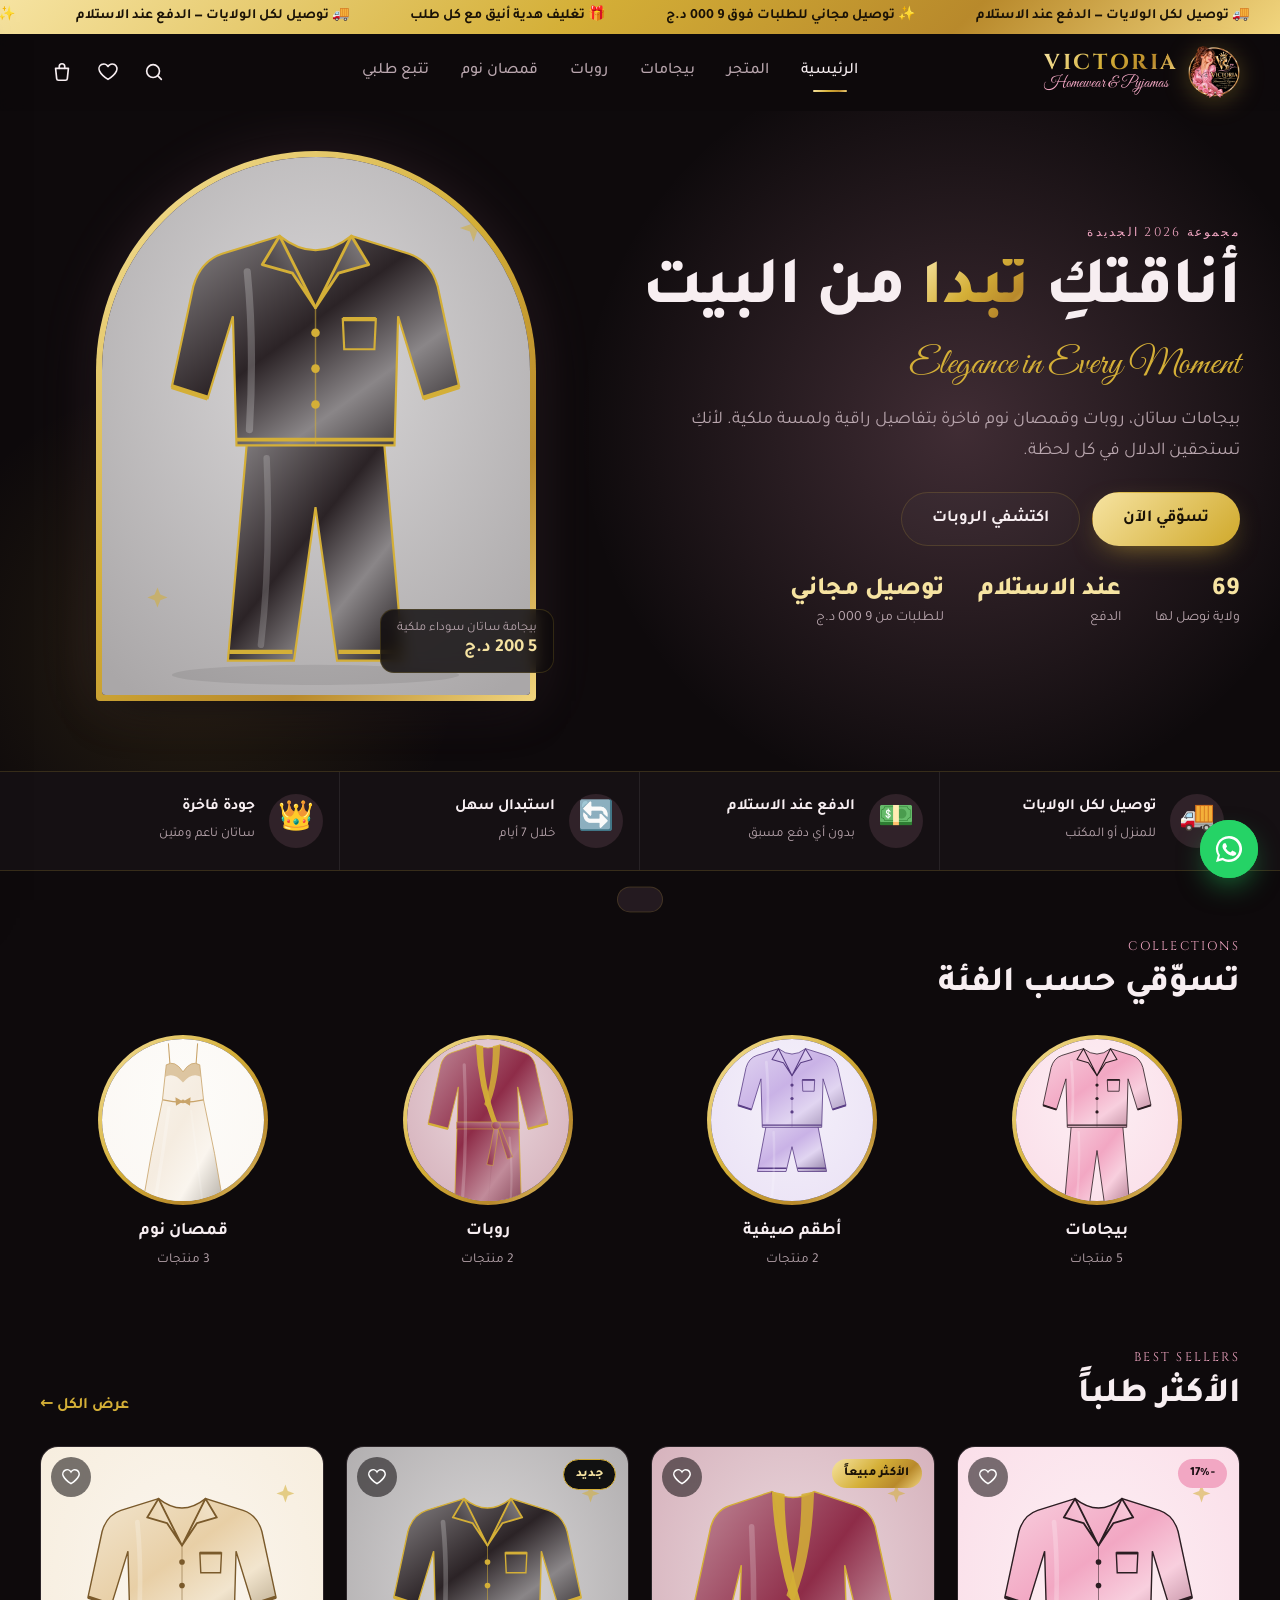
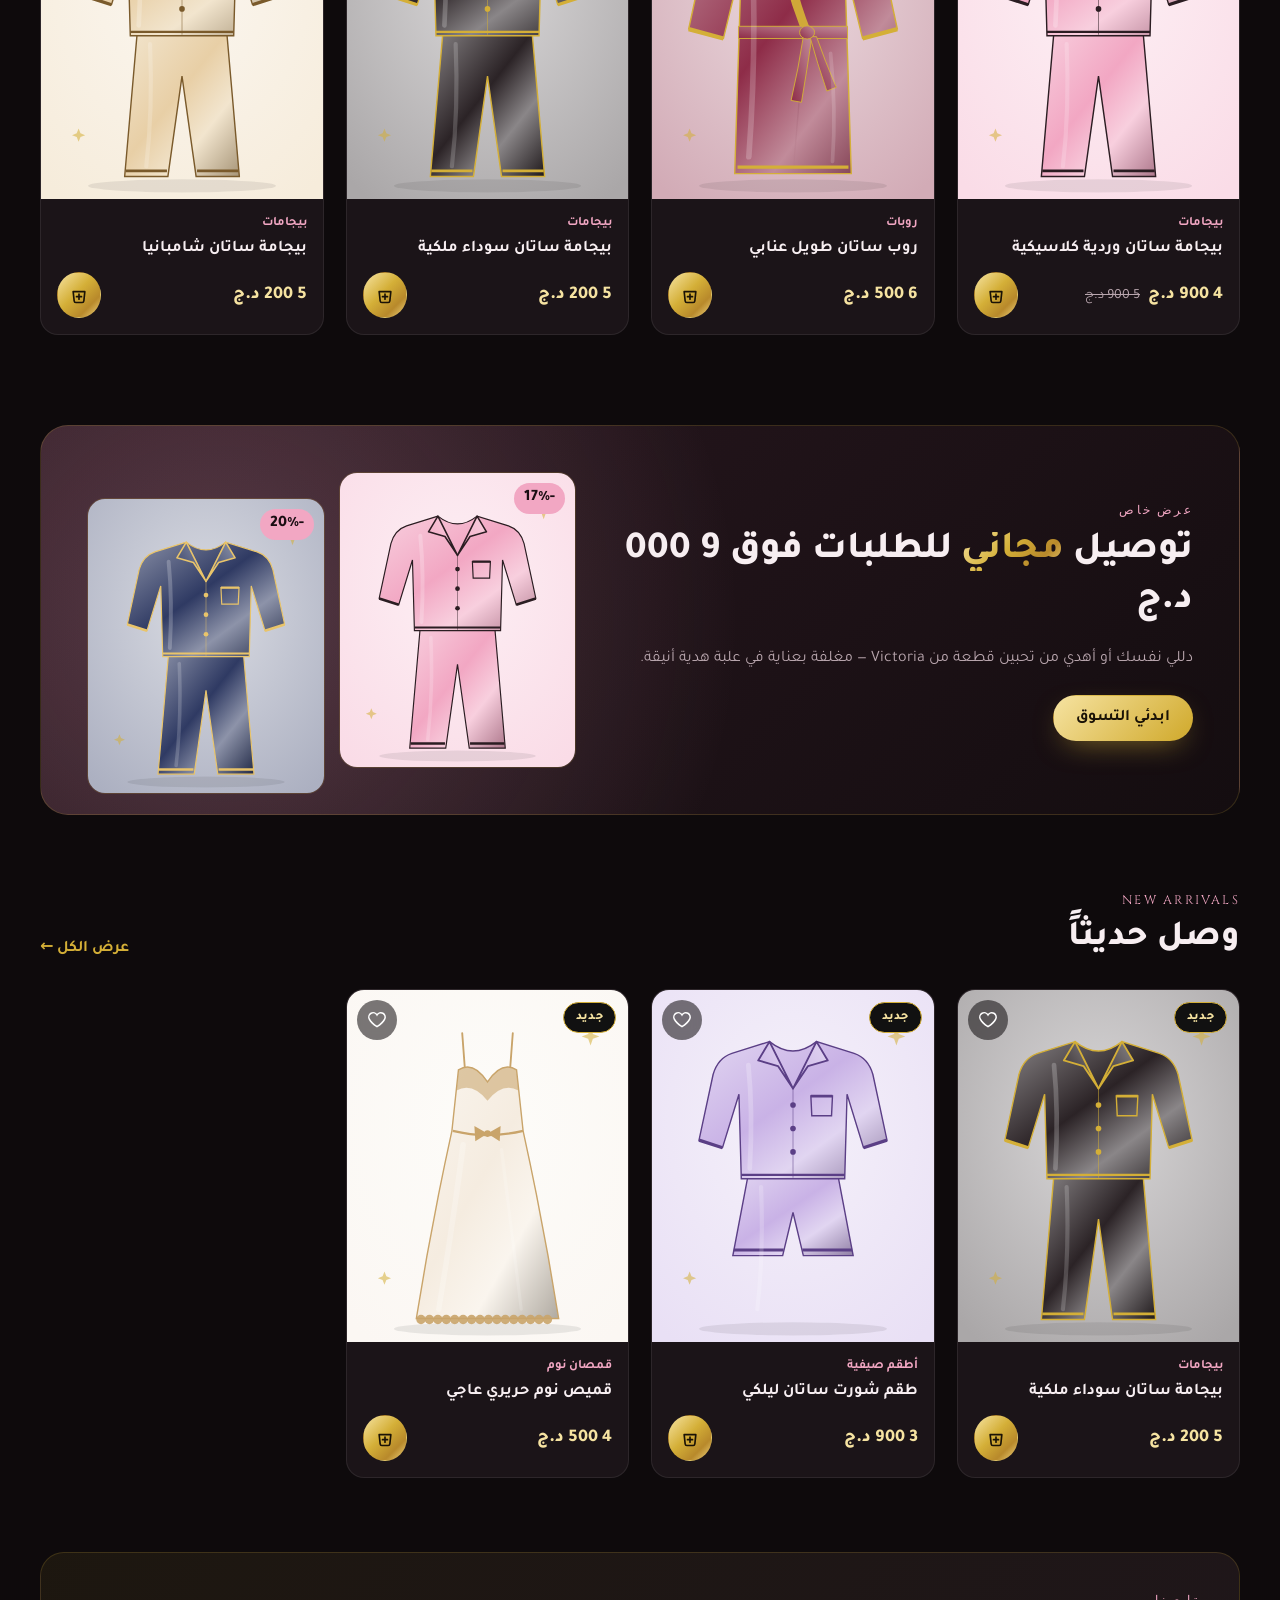
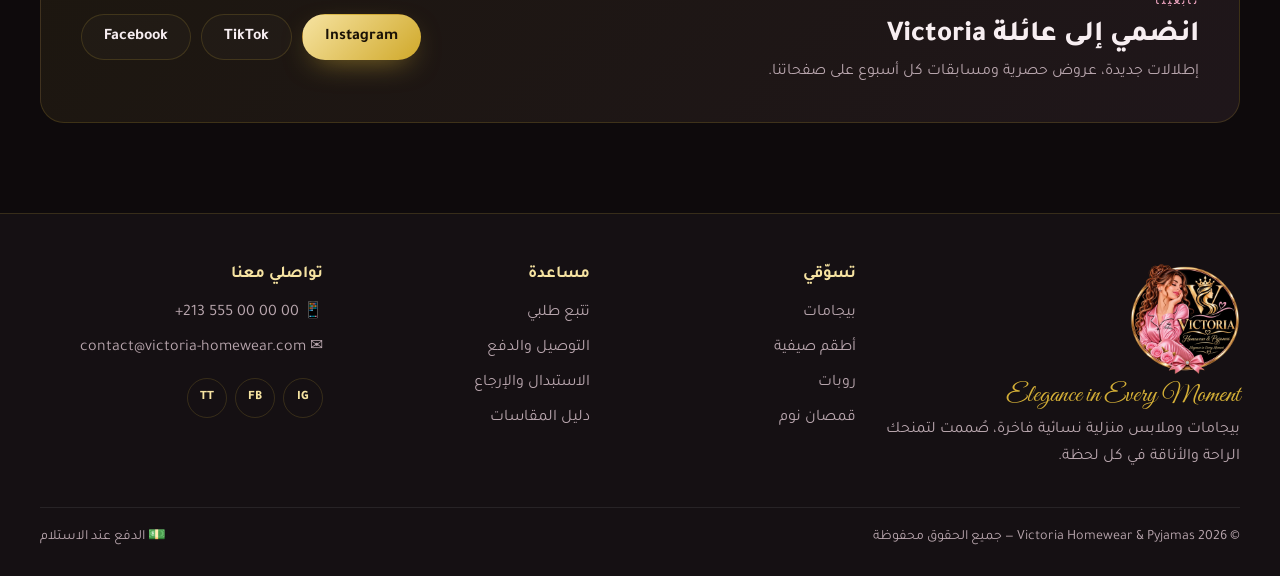
<file: index.html>
<!doctype html>
<html lang="ar" dir="rtl">
<head>
  <meta charset="utf-8" />
  <meta name="viewport" content="width=device-width, initial-scale=1, viewport-fit=cover" />
  <title>Victoria — Homewear & Pyjamas | بيجامات وملابس منزلية فاخرة</title>
  <meta name="description" content="متجر Victoria للبيجامات والملابس المنزلية النسائية الفاخرة: بيجامات ساتان، روبات، قمصان نوم. توصيل لكل الولايات والدفع عند الاستلام." />
  <meta name="theme-color" content="#0e0a0c" />
  <meta property="og:title" content="Victoria — Homewear & Pyjamas" />
  <meta property="og:description" content="Elegance in Every Moment — بيجامات وملابس منزلية فاخرة" />
  <meta property="og:image" content="assets/img/og.jpg" />
  <meta property="og:type" content="website" />
  <link rel="icon" type="image/png" href="assets/img/favicon.png" />
  <link rel="apple-touch-icon" href="assets/img/apple-touch-icon.png" />
  <link rel="manifest" href="manifest.webmanifest" />
  <link rel="preconnect" href="https://fonts.googleapis.com" />
  <link rel="preconnect" href="https://fonts.gstatic.com" crossorigin />
  <link href="https://fonts.googleapis.com/css2?family=Cinzel:wght@500;700&family=Great+Vibes&family=Tajawal:wght@300;400;500;700;800&display=swap" rel="stylesheet" />
  <link rel="stylesheet" href="assets/css/style.css" />
</head>
<body>
  <div class="announce" id="announce"></div>

  <header class="header" id="header">
    <div class="container header__inner">
      <button class="icon-btn menu-btn" id="menuBtn" aria-label="القائمة">
        <svg viewBox="0 0 24 24"><path d="M3 6h18M3 12h18M3 18h18"/></svg>
      </button>

      <a href="#/" class="brand" aria-label="Victoria — الرئيسية">
        <img src="assets/img/logo.webp" alt="" width="52" height="52" />
        <span class="brand__text">
          <span class="brand__name">VICTORIA</span>
          <span class="brand__tag">Homewear &amp; Pyjamas</span>
        </span>
      </a>

      <nav class="nav" id="nav" aria-label="التنقل الرئيسي">
        <a href="#/" data-link="home">الرئيسية</a>
        <a href="#/shop" data-link="shop">المتجر</a>
        <a href="#/shop?cat=pyjamas" data-link="pyjamas">بيجامات</a>
        <a href="#/shop?cat=robes" data-link="robes">روبات</a>
        <a href="#/shop?cat=nightgowns" data-link="nightgowns">قمصان نوم</a>
        <a href="#/track" data-link="track">تتبع طلبي</a>
      </nav>

      <div class="header__actions">
        <button class="icon-btn" id="searchBtn" aria-label="بحث">
          <svg viewBox="0 0 24 24"><circle cx="11" cy="11" r="7"/><path d="m20 20-3.5-3.5"/></svg>
        </button>
        <a class="icon-btn" href="#/wishlist" aria-label="المفضلة">
          <svg viewBox="0 0 24 24"><path d="M12 20s-7-4.4-9.2-9A5 5 0 0 1 12 6a5 5 0 0 1 9.2 5C19 15.6 12 20 12 20z"/></svg>
          <span class="count" id="wishCount" hidden>0</span>
        </a>
        <button class="icon-btn" id="cartBtn" aria-label="السلة">
          <svg viewBox="0 0 24 24"><path d="M5 8h14l-1.2 11.2a2 2 0 0 1-2 1.8H8.2a2 2 0 0 1-2-1.8z"/><path d="M9 8V6a3 3 0 0 1 6 0v2"/></svg>
          <span class="count" id="cartCount" hidden>0</span>
        </button>
      </div>
    </div>

    <form class="searchbar container" id="searchbar" role="search" hidden>
      <input type="search" id="searchInput" placeholder="ابحثي عن بيجامة، روب، لون..." aria-label="بحث في المتجر" />
      <button class="btn btn--gold btn--sm" type="submit">بحث</button>
    </form>
  </header>

  <div class="overlay" id="overlay" hidden></div>

  <main id="app" tabindex="-1"></main>

  <aside class="drawer" id="cartDrawer" aria-label="سلة التسوق" aria-hidden="true">
    <div class="drawer__head">
      <h2>سلة التسوق</h2>
      <button class="icon-btn" id="cartClose" aria-label="إغلاق">
        <svg viewBox="0 0 24 24"><path d="M6 6l12 12M18 6 6 18"/></svg>
      </button>
    </div>
    <div class="drawer__body" id="cartBody"></div>
    <div class="drawer__foot" id="cartFoot"></div>
  </aside>

  <footer class="footer">
    <div class="container footer__grid">
      <div class="footer__brand">
        <img src="assets/img/logo.webp" alt="Victoria" width="120" height="120" loading="lazy" />
        <p class="script">Elegance in Every Moment</p>
        <p>بيجامات وملابس منزلية نسائية فاخرة، صُممت لتمنحك الراحة والأناقة في كل لحظة.</p>
      </div>
      <div>
        <h3>تسوّقي</h3>
        <ul>
          <li><a href="#/shop?cat=pyjamas">بيجامات</a></li>
          <li><a href="#/shop?cat=shorts">أطقم صيفية</a></li>
          <li><a href="#/shop?cat=robes">روبات</a></li>
          <li><a href="#/shop?cat=nightgowns">قمصان نوم</a></li>
        </ul>
      </div>
      <div>
        <h3>مساعدة</h3>
        <ul>
          <li><a href="#/track">تتبع طلبي</a></li>
          <li><a href="#/page/shipping">التوصيل والدفع</a></li>
          <li><a href="#/page/returns">الاستبدال والإرجاع</a></li>
          <li><a href="#/page/sizes">دليل المقاسات</a></li>
        </ul>
      </div>
      <div>
        <h3>تواصلي معنا</h3>
        <ul id="footerContact"></ul>
        <div class="socials" id="socials"></div>
      </div>
    </div>
    <div class="footer__bottom container">
      <span>© <span id="year"></span> Victoria Homewear &amp; Pyjamas — جميع الحقوق محفوظة</span>
      <span class="pay">💵 الدفع عند الاستلام</span>
    </div>
  </footer>

  <a class="wa-float" id="waFloat" target="_blank" rel="noopener" aria-label="تواصلي عبر واتساب">
    <svg viewBox="0 0 32 32"><path fill="currentColor" d="M16 3a13 13 0 0 0-11.2 19.6L3 29l6.6-1.7A13 13 0 1 0 16 3zm0 23.6c-2 0-4-.6-5.7-1.6l-.4-.2-3.9 1 1-3.8-.3-.4A10.6 10.6 0 1 1 16 26.6zm5.8-7.9c-.3-.2-1.9-.9-2.2-1-.3-.1-.5-.2-.7.2l-1 1.2c-.2.2-.4.2-.7.1a8.7 8.7 0 0 1-4.3-3.8c-.3-.6.3-.5 1-1.7.1-.2 0-.4 0-.6l-1-2.4c-.3-.6-.5-.5-.7-.5h-.6c-.2 0-.6.1-.9.4-.3.3-1.2 1.1-1.2 2.8s1.2 3.3 1.4 3.5c.2.2 2.4 3.7 5.8 5.1 2.2.9 3 1 4.1.8.7-.1 1.9-.8 2.2-1.5.3-.8.3-1.4.2-1.5l-.6-.4z"/></svg>
  </a>

  <div class="toast" id="toast" role="status" aria-live="polite"></div>

  <script src="assets/js/config.js"></script>
  <script src="assets/js/products.js"></script>
  <script src="assets/js/app.js"></script>
</body>
</html>
</file>
<file: assets/css/style.css>
/* ==========================================================
   Victoria — Homewear & Pyjamas
   Palette from the brand logo: black · gold · satin pink
   ========================================================== */
:root {
  --bg: #0e0a0c;
  --bg-2: #151013;
  --surface: #1b1418;
  --surface-2: #241a20;
  --line: rgba(212, 175, 55, 0.18);
  --line-soft: rgba(255, 255, 255, 0.08);
  --text: #f7eef1;
  --muted: #b9a6ae;
  --gold: #d4af37;
  --gold-1: #f6e3a1;
  --gold-2: #b8892b;
  --gold-grad: linear-gradient(135deg, #f6e3a1 0%, #d4af37 45%, #b8892b 75%, #f1d57e 100%);
  --pink: #f2a7c3;
  --pink-2: #e57fa5;
  --pink-soft: rgba(242, 167, 195, 0.12);
  --danger: #ff7b8f;
  --ok: #7ad7a8;
  --radius: 18px;
  --radius-sm: 12px;
  --shadow: 0 20px 50px -20px rgba(0, 0, 0, 0.7);
  --font: "Tajawal", system-ui, -apple-system, "Segoe UI", sans-serif;
  --serif: "Cinzel", "Times New Roman", serif;
  --script: "Great Vibes", cursive;
  --header-h: 76px;
}

*, *::before, *::after { box-sizing: border-box; }
html { scroll-behavior: smooth; -webkit-text-size-adjust: 100%; }
body {
  margin: 0;
  background: var(--bg);
  color: var(--text);
  font-family: var(--font);
  font-size: 16px;
  line-height: 1.7;
  overflow-x: hidden;
  -webkit-font-smoothing: antialiased;
}
body.lock { overflow: hidden; }
img { max-width: 100%; display: block; }
a { color: inherit; text-decoration: none; }
button, input, select, textarea { font: inherit; color: inherit; }
button { cursor: pointer; background: none; border: 0; }
h1, h2, h3 { line-height: 1.3; margin: 0 0 .5em; }
:focus-visible { outline: 2px solid var(--gold); outline-offset: 3px; border-radius: 6px; }
::selection { background: var(--pink); color: #000; }

.container { width: min(1200px, 100% - 32px); margin-inline: auto; }
.narrow { width: min(760px, 100% - 32px); margin-inline: auto; padding-block: 48px; }
.center { text-align: center; justify-content: center; }
.muted { color: var(--muted); font-size: .92rem; }
.gold {
  background: var(--gold-grad);
  -webkit-background-clip: text; background-clip: text;
  color: transparent;
}
.script { font-family: var(--script); color: var(--gold); font-size: 1.6rem; line-height: 1.2; direction: ltr; }
.eyebrow {
  display: inline-block; font-family: var(--serif); letter-spacing: .18em; text-transform: uppercase;
  color: var(--pink); font-size: .78rem; margin-bottom: 6px;
}

/* ---------- buttons ---------- */
.btn {
  --h: 46px;
  display: inline-flex; align-items: center; justify-content: center; gap: 8px;
  min-height: var(--h); padding: 0 22px; border-radius: 999px;
  font-weight: 700; font-size: 1rem; white-space: nowrap;
  transition: transform .2s ease, box-shadow .2s ease, background .2s ease, color .2s;
  border: 1px solid transparent;
}
.btn:active { transform: scale(.97); }
.btn--gold { background: var(--gold-grad); color: #1a1206; box-shadow: 0 10px 30px -12px rgba(212, 175, 55, .7); background-size: 200% 200%; }
.btn--gold:hover { background-position: 100% 0; box-shadow: 0 14px 36px -10px rgba(212, 175, 55, .85); transform: translateY(-2px); }
.btn--ghost { border-color: var(--line); color: var(--text); background: rgba(255, 255, 255, .02); }
.btn--ghost:hover { border-color: var(--gold); color: var(--gold-1); }
.btn--dark { background: var(--pink-soft); color: var(--pink); border-color: rgba(242, 167, 195, .35); }
.btn--dark:hover { background: var(--pink); color: #1a0d12; }
.btn--lg { --h: 54px; padding: 0 30px; font-size: 1.05rem; }
.btn--sm { --h: 38px; padding: 0 16px; font-size: .9rem; }
.btn--block { width: 100%; }
.btn--icon {
  width: 44px; height: 44px; padding: 0; border-radius: 50%;
  background: var(--gold-grad); color: #1a1206;
}
.btn--icon svg { width: 20px; height: 20px; fill: none; stroke: currentColor; stroke-width: 2; stroke-linecap: round; stroke-linejoin: round; }
.btn--icon:hover { transform: rotate(-8deg) scale(1.08); }
.btn:disabled { opacity: .6; pointer-events: none; }
.grow { flex: 1; }
.link-more { color: var(--gold); font-weight: 700; white-space: nowrap; }
.link-more:hover { color: var(--pink); }
.link-sm { color: var(--pink); font-size: .85rem; text-decoration: underline; text-underline-offset: 3px; }

.icon-btn {
  position: relative; display: inline-grid; place-items: center;
  width: 44px; height: 44px; border-radius: 50%; color: var(--text);
  transition: background .2s, color .2s;
}
.icon-btn:hover { background: var(--pink-soft); color: var(--pink); }
.icon-btn svg { width: 22px; height: 22px; fill: none; stroke: currentColor; stroke-width: 1.8; stroke-linecap: round; stroke-linejoin: round; }
.count {
  position: absolute; top: 2px; inset-inline-end: 0;
  min-width: 19px; height: 19px; padding: 0 5px; border-radius: 99px;
  background: var(--pink); color: #1a0d12; font-size: .72rem; font-weight: 800;
  display: grid; place-items: center; line-height: 1;
}
.count[hidden] { display: none; }
.bump { animation: bump .45s ease; }
@keyframes bump { 30% { transform: scale(1.25); } 60% { transform: scale(.92); } }

/* ---------- announce ---------- */
.announce {
  background: var(--gold-grad); color: #1a1206; font-weight: 700; font-size: .88rem;
  overflow: hidden; white-space: nowrap; height: 34px; display: flex; align-items: center;
}
.announce__track { display: inline-flex; gap: 60px; padding-inline: 30px; animation: marquee 28s linear infinite; }
@keyframes marquee { from { transform: translateX(0); } to { transform: translateX(50%); } }

/* ---------- header ---------- */
.header {
  position: sticky; top: 0; z-index: 40;
  background: rgba(14, 10, 12, .78);
  backdrop-filter: blur(14px) saturate(140%); -webkit-backdrop-filter: blur(14px) saturate(140%);
  border-bottom: 1px solid transparent; transition: border-color .3s, background .3s;
}
.header.scrolled { border-color: var(--line); background: rgba(14, 10, 12, .92); }
.header__inner { height: var(--header-h); display: flex; align-items: center; gap: 18px; }
.brand { display: flex; align-items: center; gap: 10px; flex-shrink: 0; }
.brand img { width: 52px; height: 52px; filter: drop-shadow(0 4px 12px rgba(212, 175, 55, .3)); }
.brand__text { display: flex; flex-direction: column; line-height: 1.1; direction: ltr; text-align: left; }
.brand__name { font-family: var(--serif); font-weight: 700; font-size: 1.35rem; letter-spacing: .12em; }
.brand__name { background: var(--gold-grad); -webkit-background-clip: text; background-clip: text; color: transparent; }
.brand__tag { font-family: var(--script); color: var(--pink); font-size: 1rem; }
.nav { display: flex; gap: 4px; margin-inline: auto; }
.nav a {
  position: relative; padding: 8px 14px; border-radius: 99px; font-weight: 500; color: var(--muted);
  transition: color .2s, background .2s;
}
.nav a:hover, .nav a.active { color: var(--text); }
.nav a.active::after {
  content: ""; position: absolute; bottom: 2px; inset-inline: 30%; height: 2px; border-radius: 2px; background: var(--gold-grad);
}
.header__actions { display: flex; gap: 2px; margin-inline-start: auto; }
.nav + .header__actions { margin-inline-start: 0; }
.menu-btn { display: none; }
.searchbar { display: flex; gap: 8px; padding-bottom: 14px; }
.searchbar[hidden] { display: none; }
.searchbar input {
  flex: 1; height: 44px; padding: 0 18px; border-radius: 99px;
  background: var(--surface); border: 1px solid var(--line); outline: none;
}
.searchbar input:focus { border-color: var(--gold); }

/* ---------- overlay & drawer ---------- */
.overlay { position: fixed; inset: 0; z-index: 50; background: rgba(0, 0, 0, .6); backdrop-filter: blur(3px); opacity: 0; transition: opacity .3s; }
.overlay.show { opacity: 1; }
.drawer {
  position: fixed; top: 0; bottom: 0; left: 0; z-index: 60; width: min(420px, 100%);
  background: var(--bg-2); border-inline-start: 1px solid var(--line);
  display: flex; flex-direction: column;
  transform: translateX(-105%); transition: transform .35s cubic-bezier(.2, .8, .2, 1);
  box-shadow: var(--shadow);
}
.drawer.open { transform: none; }
.drawer__head { display: flex; align-items: center; justify-content: space-between; padding: 18px 20px; border-bottom: 1px solid var(--line-soft); }
.drawer__head h2 { margin: 0; font-size: 1.25rem; }
.drawer__body { flex: 1; overflow-y: auto; padding: 16px 20px; }
.drawer__foot { padding: 16px 20px 22px; border-top: 1px solid var(--line-soft); display: grid; gap: 10px; }
.drawer__foot:empty { display: none; }
.line { display: grid; grid-template-columns: 76px 1fr auto; gap: 12px; padding: 14px 0; border-bottom: 1px solid var(--line-soft); }
.line img { width: 76px; height: 95px; object-fit: cover; border-radius: 10px; }
.line__info { display: flex; flex-direction: column; gap: 2px; min-width: 0; }
.line__info strong { font-size: .95rem; }
.line__info small { color: var(--muted); }
.line__end { display: flex; flex-direction: column; align-items: flex-end; justify-content: space-between; }
.line__end strong { color: var(--gold-1); white-space: nowrap; }

/* ---------- hero ---------- */
.hero { position: relative; overflow: hidden; padding: 40px 0 70px; }
.hero__glow {
  position: absolute; inset: -20% -10% auto auto; width: 70vw; height: 70vw; max-width: 900px; max-height: 900px;
  background: radial-gradient(circle, rgba(242, 167, 195, .22), transparent 60%);
  pointer-events: none;
}
.hero::after {
  content: ""; position: absolute; inset: auto auto -30% -10%; width: 50vw; height: 50vw;
  background: radial-gradient(circle, rgba(212, 175, 55, .12), transparent 60%); pointer-events: none;
}
.hero__inner { position: relative; z-index: 1; display: grid; grid-template-columns: 1.05fr .95fr; align-items: center; gap: 40px; }
.hero h1 { font-size: clamp(2.3rem, 5.5vw, 4.2rem); font-weight: 800; margin-bottom: .1em; letter-spacing: -.01em; }
.hero__script { font-size: clamp(1.6rem, 3vw, 2.3rem); margin: 0 0 14px; text-align: right; }
.hero__lead { color: var(--muted); font-size: 1.12rem; max-width: 34em; }
.hero__cta { display: flex; flex-wrap: wrap; gap: 12px; margin: 26px 0 30px; }
.hero__stats { list-style: none; padding: 0; margin: 0; display: flex; gap: 34px; flex-wrap: wrap; }
.hero__stats li { display: flex; flex-direction: column; }
.hero__stats strong { font-size: 1.6rem; font-weight: 800; color: var(--gold-1); line-height: 1.2; }
.hero__stats span { color: var(--muted); font-size: .88rem; }
.hero__art { position: relative; display: block; justify-self: center; width: min(440px, 100%); }
.hero__arch {
  display: block; aspect-ratio: 4 / 5; border-radius: 999px 999px var(--radius) var(--radius); overflow: hidden;
  padding: 6px; background: var(--gold-grad); box-shadow: var(--shadow), 0 0 60px rgba(242, 167, 195, .12);
}
.hero__arch img { width: 100%; height: 100%; object-fit: cover; border-radius: inherit; background: var(--surface-2); transition: transform .8s ease; }
.hero__art:hover .hero__arch img { transform: scale(1.04); }
.hero__tag {
  position: absolute; inset-inline-start: -18px; bottom: 28px; display: flex; flex-direction: column; line-height: 1.35;
  padding: 10px 16px; border-radius: 14px; background: rgba(14, 10, 12, .82); border: 1px solid var(--line);
  backdrop-filter: blur(8px); -webkit-backdrop-filter: blur(8px); max-width: 70%;
}
.hero__tag small { color: var(--muted); font-size: .8rem; white-space: nowrap; overflow: hidden; text-overflow: ellipsis; }
.hero__tag strong { color: var(--gold-1); font-size: 1.15rem; }

/* ---------- perks ---------- */
.perks { border-block: 1px solid var(--line); background: var(--bg-2); }
.perks__grid { display: grid; grid-template-columns: repeat(4, 1fr); }
.perk { display: flex; align-items: center; gap: 14px; padding: 22px 16px; }
.perk + .perk { border-inline-start: 1px solid var(--line-soft); }
.perk > span { font-size: 1.8rem; width: 54px; height: 54px; display: grid; place-items: center; border-radius: 50%; background: var(--pink-soft); flex-shrink: 0; }
.perk strong { display: block; font-size: .98rem; }
.perk small { color: var(--muted); }

/* ---------- sections ---------- */
.section { padding-block: 64px 10px; }
.section__head { display: flex; align-items: end; justify-content: space-between; gap: 16px; margin-bottom: 26px; }
.section__head h2 { font-size: clamp(1.6rem, 3vw, 2.2rem); margin: 0; font-weight: 800; }

/* ---------- categories ---------- */
.cats { display: grid; grid-template-columns: repeat(4, 1fr); gap: 18px; }
.cat { display: flex; flex-direction: column; align-items: center; text-align: center; gap: 2px; }
.cat__img {
  display: block; width: min(170px, 100%); aspect-ratio: 1; border-radius: 50%; overflow: hidden;
  padding: 4px; background: var(--gold-grad); margin-bottom: 10px; transition: box-shadow .3s ease;
}
.cat__img img { width: 100%; height: 100%; object-fit: cover; border-radius: 50%; background: var(--surface-2); transition: transform .6s ease; }
.cat:hover .cat__img { box-shadow: 0 0 0 6px var(--pink-soft); }
.cat:hover .cat__img img { transform: scale(1.07); }
.cat strong { font-size: 1.1rem; }
.cat small { color: var(--muted); font-size: .85rem; }

/* ---------- product grid & card ---------- */
.grid { display: grid; grid-template-columns: repeat(4, 1fr); gap: 22px; }
.card {
  position: relative; background: var(--surface); border-radius: var(--radius); overflow: hidden;
  border: 1px solid var(--line-soft); display: flex; flex-direction: column;
  transition: transform .3s ease, border-color .3s, box-shadow .3s;
}
.card:hover { transform: translateY(-6px); border-color: var(--line); box-shadow: var(--shadow); }
.card__media { position: relative; aspect-ratio: 4 / 5; overflow: hidden; background: var(--surface-2); }
.card__media img { width: 100%; height: 100%; object-fit: cover; transition: transform .6s ease; }
.card:hover .card__media img { transform: scale(1.06); }
.badge {
  position: absolute; top: 12px; right: 12px; padding: 4px 12px; border-radius: 99px;
  font-size: .78rem; font-weight: 800; letter-spacing: .02em;
}
.badge--sale { background: var(--pink); color: #1a0d12; }
.badge--new { background: #111; color: var(--gold-1); border: 1px solid var(--gold); }
.badge--best { background: var(--gold-grad); color: #1a1206; }
.wish {
  position: absolute; top: 10px; left: 10px; z-index: 2; width: 40px; height: 40px; border-radius: 50%;
  display: grid; place-items: center; background: rgba(14, 10, 12, .55); backdrop-filter: blur(6px);
  color: #fff; transition: transform .2s, color .2s, background .2s;
}
.wish svg { width: 20px; height: 20px; fill: none; stroke: currentColor; stroke-width: 1.8; }
.wish:hover { transform: scale(1.1); color: var(--pink); }
.wish.on { color: var(--pink); }
.wish.on svg { fill: currentColor; }
.wish--lg { position: static; width: 54px; height: 54px; background: var(--surface-2); border: 1px solid var(--line); flex-shrink: 0; }
.card__body { padding: 14px 16px 16px; display: flex; flex-direction: column; gap: 4px; flex: 1; }
.card__cat { color: var(--pink); font-size: .8rem; font-weight: 700; }
.card__title { font-size: 1.02rem; font-weight: 700; margin: 0; }
.card__title a:hover { color: var(--gold-1); }
.card__foot { display: flex; align-items: center; justify-content: space-between; margin-top: auto; padding-top: 8px; }
.price { display: flex; align-items: baseline; gap: 8px; flex-wrap: wrap; }
.price strong { font-size: 1.12rem; color: var(--gold-1); font-weight: 800; }
.price del { color: var(--muted); font-size: .88rem; }
.price--lg strong { font-size: 1.9rem; }
.price--lg del { font-size: 1.05rem; }
.save { background: var(--pink-soft); color: var(--pink); padding: 2px 10px; border-radius: 99px; font-size: .85rem; font-weight: 700; }

/* ---------- promo ---------- */
.promo { margin-top: 70px; padding-block: 10px; }
.promo__inner {
  position: relative; overflow: hidden; border-radius: 28px; padding: 46px;
  background:
    radial-gradient(circle at 15% 50%, rgba(242, 167, 195, .25), transparent 50%),
    linear-gradient(135deg, #2a1820, #140d10);
  border: 1px solid var(--line);
  display: grid; grid-template-columns: 1.2fr 1fr; gap: 30px; align-items: center;
}
.promo h2 { font-size: clamp(1.6rem, 3.2vw, 2.4rem); font-weight: 800; }
.promo p { color: var(--muted); margin-bottom: 22px; }
.promo__imgs { display: grid; grid-template-columns: 1fr 1fr; gap: 14px; }
.promo__imgs a { position: relative; border-radius: var(--radius); overflow: hidden; border: 1px solid var(--line); }
.promo__imgs a:nth-child(2) { transform: translateY(26px); }
.promo__imgs span { position: absolute; top: 10px; right: 10px; background: var(--pink); color: #1a0d12; font-weight: 800; padding: 2px 10px; border-radius: 99px; }

.avatar { width: 44px; height: 44px; border-radius: 50%; display: grid; place-items: center; background: var(--gold-grad); color: #1a1206; font-weight: 800; font-size: 1.1rem; }

/* ---------- insta ---------- */
.insta {
  display: flex; align-items: center; justify-content: space-between; gap: 24px; flex-wrap: wrap;
  padding: 36px 40px; border-radius: 24px; border: 1px solid var(--line);
  background: linear-gradient(135deg, rgba(212, 175, 55, .08), rgba(242, 167, 195, .08));
}
.insta h2 { font-size: 1.8rem; margin: 0 0 4px; font-weight: 800; }
.insta p { color: var(--muted); margin: 0; }
.insta__btns { display: flex; gap: 10px; flex-wrap: wrap; }

/* ---------- page hero / shop ---------- */
.page-hero {
  padding: 40px 0 30px; border-bottom: 1px solid var(--line-soft);
  background: radial-gradient(ellipse at top, rgba(242, 167, 195, .12), transparent 70%);
}
.page-hero h1 { font-size: clamp(1.8rem, 4vw, 2.6rem); margin: 6px 0 0; font-weight: 800; }
.page-hero p { color: var(--muted); margin: 0; }
.crumbs { color: var(--muted); font-size: .88rem; }
.crumbs a:hover { color: var(--gold); }
.crumbs span { color: var(--text); }
.shop { padding-block: 26px 40px; }
.toolbar { display: flex; justify-content: space-between; align-items: center; gap: 16px; flex-wrap: wrap; margin-bottom: 24px; }
.chips { display: flex; gap: 8px; flex-wrap: wrap; }
.chip {
  padding: 8px 16px; border-radius: 99px; border: 1px solid var(--line-soft); background: var(--surface);
  font-weight: 500; font-size: .92rem; transition: all .2s;
}
.chip:hover { border-color: var(--gold); }
.chip.on { background: var(--gold-grad); color: #1a1206; border-color: transparent; font-weight: 700; }
.toolbar__right { display: flex; gap: 10px; }
.select { display: flex; align-items: center; gap: 8px; background: var(--surface); border: 1px solid var(--line-soft); border-radius: 99px; padding: 0 6px 0 14px; }
.select span { color: var(--muted); font-size: .85rem; }
.select select { background: transparent; border: 0; height: 40px; outline: none; cursor: pointer; padding-inline: 4px; }
.select option { background: var(--surface); }
.empty { text-align: center; padding: 60px 20px; display: grid; justify-items: center; gap: 10px; }
.empty p { color: var(--muted); font-size: 1.1rem; margin: 0 0 6px; }
.empty h1 { font-size: 5rem; margin: 0; font-family: var(--serif); }
.empty--sm { padding: 40px 10px; }

/* ---------- product page ---------- */
.product { padding-block: 26px 10px; }
.product__grid { display: grid; grid-template-columns: 1fr 1fr; gap: 48px; margin-top: 18px; align-items: start; }
.product__gallery { position: sticky; top: calc(var(--header-h) + 16px); }
.product__img { position: relative; border-radius: 24px; overflow: hidden; border: 1px solid var(--line); aspect-ratio: 4 / 5; cursor: zoom-in; background: var(--surface-2); }
.product__img img { width: 100%; height: 100%; object-fit: cover; transition: transform .25s ease; }
.product__info h1 { font-size: clamp(1.6rem, 3vw, 2.2rem); margin: 4px 0 6px; font-weight: 800; }
.product__info .price { margin: 14px 0; }
.product__desc { color: var(--muted); font-size: 1.04rem; }
.opt { margin: 18px 0; }
.opt > span { color: var(--muted); margin-inline-end: 6px; }
.sizes { display: flex; gap: 10px; flex-wrap: wrap; margin-top: 10px; }
.size {
  min-width: 54px; height: 46px; padding: 0 14px; border-radius: 12px;
  border: 1px solid var(--line-soft); background: var(--surface); font-weight: 700; transition: all .2s;
}
.size:hover { border-color: var(--gold); }
.size.on { background: var(--gold-grad); color: #1a1206; border-color: transparent; }
.buy { display: flex; gap: 10px; margin: 22px 0 12px; align-items: center; }
.qty { display: flex; align-items: center; border: 1px solid var(--line); border-radius: 99px; height: 54px; padding: 0 4px; background: var(--surface); }
.qty button { width: 40px; height: 40px; border-radius: 50%; font-size: 1.3rem; }
.qty button:hover { background: var(--pink-soft); color: var(--pink); }
.qty input { width: 40px; text-align: center; background: transparent; border: 0; outline: none; font-weight: 700; -moz-appearance: textfield; }
.qty input::-webkit-outer-spin-button, .qty input::-webkit-inner-spin-button { -webkit-appearance: none; }
.qty--sm { height: 34px; width: max-content; margin-top: 6px; }
.qty--sm button { width: 28px; height: 28px; font-size: 1.05rem; }
.qty--sm span { min-width: 26px; text-align: center; font-weight: 700; }
.product__features { list-style: none; padding: 20px; margin: 22px 0; display: grid; grid-template-columns: 1fr 1fr; gap: 8px 16px; border-radius: var(--radius); background: var(--surface); border: 1px solid var(--line-soft); }
.product__features li { color: var(--text); font-size: .95rem; }
.assure { display: grid; grid-template-columns: repeat(3, 1fr); gap: 10px; }
.assure div { padding: 12px; text-align: center; border-radius: var(--radius-sm); border: 1px dashed var(--line); font-size: .86rem; color: var(--muted); }

/* ---------- checkout ---------- */
.checkout { display: grid; grid-template-columns: 1.3fr 1fr; gap: 30px; padding-block: 30px 50px; align-items: start; }
.form, .summary { background: var(--surface); border: 1px solid var(--line-soft); border-radius: 22px; padding: 28px; }
.form h2, .summary h2 { font-size: 1.3rem; font-weight: 800; }
.summary { position: sticky; top: calc(var(--header-h) + 16px); }
.row { display: grid; grid-template-columns: 1fr 1fr; gap: 14px; }
.field { display: flex; flex-direction: column; gap: 6px; margin-bottom: 14px; }
.field span { font-size: .9rem; color: var(--muted); font-weight: 500; }
.field input, .field select, .field textarea {
  width: 100%; min-height: 50px; padding: 12px 16px; border-radius: 14px;
  background: var(--bg-2); border: 1px solid var(--line-soft); outline: none; transition: border-color .2s, box-shadow .2s;
}
.field textarea { resize: vertical; }
.field select option { background: var(--bg-2); }
.field input:focus, .field select:focus, .field textarea:focus { border-color: var(--gold); box-shadow: 0 0 0 4px rgba(212, 175, 55, .12); }
.field.invalid input, .field.invalid select { border-color: var(--danger); box-shadow: 0 0 0 4px rgba(255, 123, 143, .12); }
.form__err { color: var(--danger); min-height: 1.4em; margin: 0 0 10px; font-weight: 500; }
.delivery { border: 0; padding: 0; margin: 4px 0 16px; display: grid; grid-template-columns: 1fr 1fr; gap: 12px; }
.delivery legend { font-size: .9rem; color: var(--muted); margin-bottom: 8px; padding: 0; }
.radio { position: relative; cursor: pointer; }
.radio input { position: absolute; opacity: 0; }
.radio span { display: flex; flex-direction: column; padding: 14px 16px; border-radius: 14px; border: 1px solid var(--line-soft); background: var(--bg-2); transition: all .2s; }
.radio small { color: var(--gold-1); }
.radio input:checked + span { border-color: var(--gold); background: rgba(212, 175, 55, .08); box-shadow: 0 0 0 3px rgba(212, 175, 55, .12); }
.radio input:focus-visible + span { outline: 2px solid var(--gold); outline-offset: 2px; }
.summary__list { list-style: none; padding: 0; margin: 0 0 16px; display: grid; gap: 12px; }
.summary__list li { display: grid; grid-template-columns: 56px 1fr auto; gap: 12px; align-items: center; }
.summary__list img { width: 56px; height: 70px; object-fit: cover; border-radius: 10px; }
.summary__list strong { display: block; font-size: .92rem; line-height: 1.4; }
.summary__list small { color: var(--muted); }
.summary__list li > span { color: var(--gold-1); font-weight: 700; white-space: nowrap; }
.totals { display: grid; gap: 8px; border-top: 1px solid var(--line-soft); padding-top: 14px; }
.totals div { display: flex; justify-content: space-between; color: var(--muted); }
.totals .grand { color: var(--text); font-size: 1.2rem; font-weight: 800; }
.totals .grand span:last-child { color: var(--gold-1); }
.freeship { margin: 14px 0 4px; }
.freeship small { color: var(--pink); font-weight: 500; }
.bar { height: 6px; border-radius: 99px; background: var(--surface-2); overflow: hidden; margin-top: 6px; }
.bar span { display: block; height: 100%; background: var(--gold-grad); border-radius: 99px; transition: width .4s; }

/* ---------- success / orders ---------- */
.success { text-align: center; }
.success__icon {
  width: 90px; height: 90px; margin: 10px auto 20px; border-radius: 50%; display: grid; place-items: center;
  background: var(--gold-grad); color: #1a1206; font-size: 2.6rem; font-weight: 800;
  box-shadow: 0 0 0 10px rgba(212, 175, 55, .12), 0 0 0 20px rgba(212, 175, 55, .06);
  animation: pop .5s ease;
}
@keyframes pop { from { transform: scale(.4); opacity: 0; } }
.success h1 { font-size: 2rem; font-weight: 800; }
.success p { color: var(--muted); }
.success__box { display: grid; grid-template-columns: repeat(3, 1fr); gap: 12px; margin: 26px 0; }
.success__box div { background: var(--surface); border: 1px solid var(--line-soft); border-radius: 16px; padding: 16px; display: flex; flex-direction: column; }
.success__box span { color: var(--muted); font-size: .85rem; }
.success__box strong { color: var(--gold-1); }
.orders { display: grid; gap: 12px; margin-bottom: 20px; }
.order { display: grid; grid-template-columns: 1fr 1fr auto auto; gap: 14px; align-items: center; padding: 16px 20px; border-radius: 16px; background: var(--surface); border: 1px solid var(--line-soft); }
.order div { display: flex; flex-direction: column; }
.order small { color: var(--muted); }
.status { padding: 4px 12px; border-radius: 99px; background: var(--pink-soft); color: var(--pink); font-size: .85rem; font-weight: 700; }

/* ---------- prose ---------- */
.prose { font-size: 1.05rem; }
.prose ul { padding-inline-start: 20px; }
.prose li { margin-bottom: 6px; }
.prose h3 { margin-top: 1.5em; color: var(--gold-1); }
.table { width: 100%; border-collapse: collapse; margin: 16px 0; border-radius: 14px; overflow: hidden; }
.table th, .table td { padding: 12px 14px; text-align: center; border-bottom: 1px solid var(--line-soft); }
.table th { background: var(--surface-2); color: var(--gold-1); }
.table tr:nth-child(even) td { background: rgba(255, 255, 255, .02); }

/* ---------- footer ---------- */
.footer { margin-top: 80px; border-top: 1px solid var(--line); background: var(--bg-2); }
.footer__grid { display: grid; grid-template-columns: 1.5fr 1fr 1fr 1.2fr; gap: 30px; padding-block: 50px 30px; }
.footer__brand img { width: 110px; height: 110px; }
.footer__brand p { color: var(--muted); margin: 6px 0; max-width: 30em; }
.footer__brand .script { color: var(--gold); text-align: right; }
.footer h3 { font-size: 1.05rem; color: var(--gold-1); margin-bottom: 14px; }
.footer ul { list-style: none; padding: 0; margin: 0; display: grid; gap: 8px; }
.footer ul a { color: var(--muted); transition: color .2s; }
.footer ul a:hover { color: var(--pink); }
.socials { display: flex; gap: 8px; margin-top: 16px; }
.socials a { width: 40px; height: 40px; border-radius: 50%; display: grid; place-items: center; border: 1px solid var(--line); font-weight: 800; font-size: .8rem; color: var(--gold-1); transition: all .2s; }
.socials a:hover { background: var(--gold-grad); color: #1a1206; border-color: transparent; }
.footer__bottom { display: flex; justify-content: space-between; gap: 10px; flex-wrap: wrap; padding-block: 18px 26px; border-top: 1px solid var(--line-soft); color: var(--muted); font-size: .88rem; }

/* ---------- floating WhatsApp & toast ---------- */
.wa-float {
  position: fixed; bottom: 22px; right: 22px; z-index: 30; width: 58px; height: 58px; border-radius: 50%;
  display: grid; place-items: center; background: #25d366; color: #fff;
  box-shadow: 0 12px 30px -8px rgba(37, 211, 102, .6); transition: transform .2s;
}
.wa-float svg { width: 32px; height: 32px; }
.wa-float:hover { transform: scale(1.08); }
.wa-float::before { content: ""; position: absolute; inset: 0; border-radius: 50%; border: 2px solid #25d366; animation: ring 2s ease-out infinite; }
@keyframes ring { to { transform: scale(1.6); opacity: 0; } }
.toast {
  position: fixed; bottom: 24px; left: 50%; z-index: 80; transform: translate(-50%, 140%);
  background: var(--surface-2); color: var(--text); border: 1px solid var(--line);
  padding: 12px 22px; border-radius: 99px; box-shadow: var(--shadow); font-weight: 500;
  transition: transform .35s cubic-bezier(.2, .8, .2, 1); max-width: calc(100% - 32px); text-align: center;
}
.toast.show { transform: translate(-50%, 0); }

/* ---------- reveal ---------- */
.reveal { opacity: 0; transform: translateY(24px); transition: opacity .7s ease, transform .7s ease; }
.reveal.in { opacity: 1; transform: none; }
.card.reveal.in:hover { transform: translateY(-6px); }

/* ---------- responsive ---------- */
/* ---------- product: bottom order bar (phones) ---------- */
.sticky-buy { display: none; }
@media (max-width: 900px) {
  .sticky-buy {
    position: fixed; z-index: 40; inset: auto 0 0 0; display: flex; align-items: center; gap: 12px;
    padding: 10px 16px calc(10px + env(safe-area-inset-bottom, 0px));
    background: rgba(14, 10, 12, .94); border-top: 1px solid var(--line);
    backdrop-filter: blur(10px); -webkit-backdrop-filter: blur(10px);
    transform: translateY(110%); transition: transform .3s ease;
  }
  .sticky-buy.show { transform: none; }
  .sticky-buy > div { flex: 1; min-width: 0; display: flex; flex-direction: column; line-height: 1.3; }
  .sticky-buy small { color: var(--muted); white-space: nowrap; overflow: hidden; text-overflow: ellipsis; }
  .sticky-buy strong { color: var(--gold-1); }
}
.radio:has(input:disabled) { opacity: .5; }
body:has(.sticky-buy.show) .wa-float { bottom: 84px; }
.table-wrap { max-height: 480px; overflow: auto; margin: 16px 0; border-radius: 14px; }
.table-wrap .table { margin: 0; }

@media (max-width: 1024px) {
  .grid { grid-template-columns: repeat(3, 1fr); }
  .footer__grid { grid-template-columns: 1fr 1fr; }
  .nav a { padding: 8px 10px; }
}
@media (max-width: 900px) {
  :root { --header-h: 66px; }
  .menu-btn { display: inline-grid; }
  .nav {
    position: fixed; top: 0; right: 0; bottom: 0; z-index: 60; width: min(300px, 82vw);
    flex-direction: column; gap: 4px; padding: 90px 20px 20px; margin: 0;
    background: var(--bg-2); border-inline-end: 1px solid var(--line);
    transform: translateX(105%); transition: transform .35s cubic-bezier(.2, .8, .2, 1);
  }
  .nav.open { transform: none; }
  .nav a { padding: 12px 16px; font-size: 1.05rem; }
  .nav a.active { background: var(--pink-soft); }
  .nav a.active::after { display: none; }
  .brand { margin-inline: auto; }
  .header__actions { margin-inline-start: 0; }
  .hero { padding: 20px 0 50px; }
  .hero__inner { grid-template-columns: 1fr; text-align: center; }
  .hero__art { order: -1; width: min(320px, 78%); }
  .hero__tag { inset-inline-start: -10px; bottom: 18px; text-align: start; }
  .hero__script { text-align: center; }
  .hero__lead { margin-inline: auto; }
  .hero__cta, .hero__stats { justify-content: center; }
  .perks__grid { grid-template-columns: 1fr 1fr; }
  .perk:nth-child(3) { border-inline-start: 0; }
  .perk:nth-child(n+3) { border-top: 1px solid var(--line-soft); }
  .cats { grid-template-columns: repeat(4, 1fr); gap: 10px; }
  .cat strong { font-size: .92rem; }
  .cat small { font-size: .75rem; }
  .promo__inner { grid-template-columns: 1fr; padding: 30px; }
  .product__grid, .checkout { grid-template-columns: 1fr; gap: 26px; }
  .product__gallery, .summary { position: static; }
  .summary { order: -1; }
}
@media (max-width: 640px) {
  .brand__text { display: none; }
  .grid { grid-template-columns: 1fr 1fr; gap: 12px; }
  .card__body { padding: 10px 12px 12px; }
  .card__title { font-size: .92rem; }
  .price strong { font-size: 1rem; }
  .btn--icon { width: 38px; height: 38px; }
  .perk { padding: 14px 8px; gap: 8px; }
  .perk > span { width: 42px; height: 42px; font-size: 1.3rem; }
  .perk strong { font-size: .86rem; }
  .perk small { font-size: .76rem; }
  .section { padding-block: 44px 6px; }
  .section__head h2 { font-size: 1.45rem; }
  .row, .delivery { grid-template-columns: 1fr; }
  .form, .summary { padding: 20px; border-radius: 18px; }
  .product__features { grid-template-columns: 1fr; }
  .assure { grid-template-columns: 1fr; }
  .success__box { grid-template-columns: 1fr; }
  .order { grid-template-columns: 1fr auto; }
  .toolbar__right { width: 100%; }
  .select { flex: 1; }
  .select select { flex: 1; }
  .chips { flex-wrap: nowrap; overflow-x: auto; width: 100%; padding-bottom: 4px; scrollbar-width: none; }
  .chips::-webkit-scrollbar { display: none; }
  .chip { white-space: nowrap; }
  .insta { padding: 26px; }
  .footer__grid { grid-template-columns: 1fr; text-align: center; }
  .footer__brand img { margin-inline: auto; }
  .footer__brand p { margin-inline: auto; }
  .footer__brand .script { text-align: center; }
  .socials { justify-content: center; }
  .footer__bottom { justify-content: center; text-align: center; }
  .wa-float { width: 52px; height: 52px; bottom: 16px; right: 16px; }
  .buy { flex-wrap: wrap; }
  .buy .grow { flex-basis: calc(100% - 180px); }
}
@media (prefers-reduced-motion: reduce) {
  *, *::before, *::after { animation: none !important; transition: none !important; }
  .reveal { opacity: 1; transform: none; }
}
</file>
